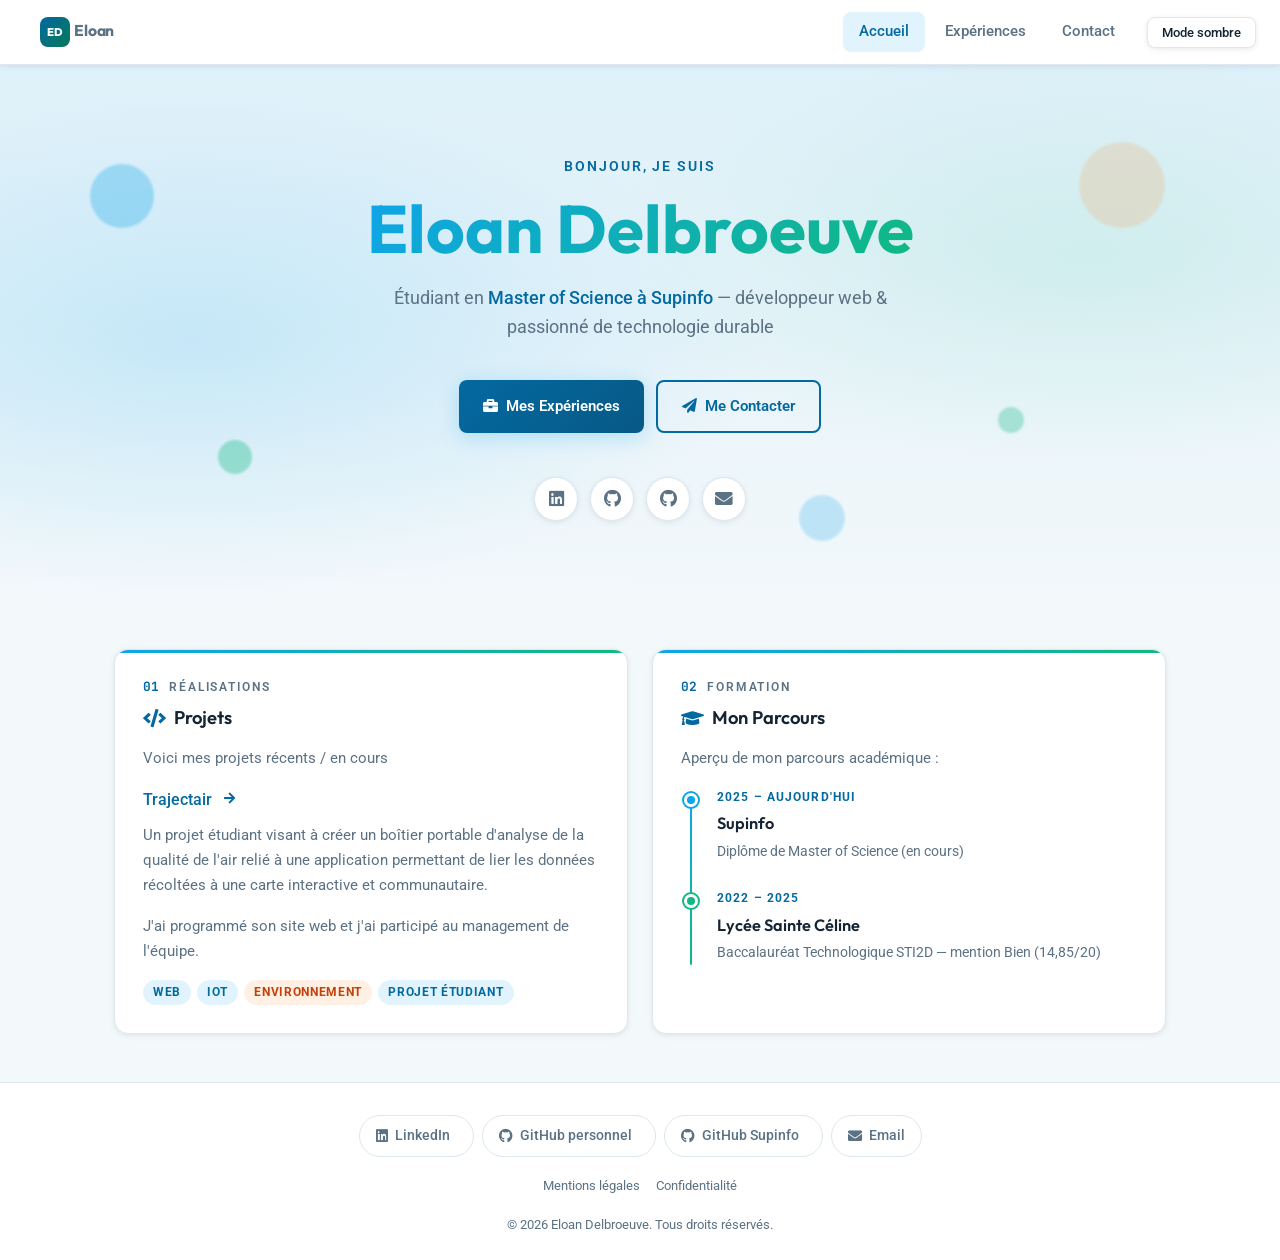
<file: index.html>
<!DOCTYPE html>
<html lang="fr">
<head>
    <meta charset="UTF-8">
    <meta name="viewport" content="width=device-width, initial-scale=1.0">
    <meta name="description" content="Portfolio d'Eloan Delbroeuve — étudiant en Master of Science à Supinfo, développeur web et passionné de technologie.">
    <link rel="canonical" href="https://exemple-a-remplacer.fr/index.html">
    <link rel="icon" type="image/svg+xml" href="data:image/svg+xml,%3Csvg xmlns='http://www.w3.org/2000/svg' viewBox='0 0 48 48'%3E%3Cdefs%3E%3ClinearGradient id='g' x1='0' y1='0' x2='1' y2='1'%3E%3Cstop offset='0' stop-color='%230369a1'/%3E%3Cstop offset='1' stop-color='%23047857'/%3E%3C/linearGradient%3E%3C/defs%3E%3Crect width='48' height='48' rx='11' fill='url(%23g)'/%3E%3Ctext x='24' y='32' font-family='Arial,Helvetica,sans-serif' font-weight='800' font-size='19' fill='%23fff' text-anchor='middle'%3EED%3C/text%3E%3C/svg%3E">
    <meta property="og:type" content="website">
    <meta property="og:locale" content="fr_FR">
    <meta property="og:title" content="Eloan Delbroeuve — Portfolio">
    <meta property="og:description" content="Portfolio d'Eloan Delbroeuve — étudiant en Master of Science à Supinfo, développeur web et passionné de technologie.">
    <meta property="og:url" content="https://exemple-a-remplacer.fr/index.html">
    <meta property="og:image" content="https://exemple-a-remplacer.fr/assets/og-image.png">
    <meta property="og:image:width" content="1200">
    <meta property="og:image:height" content="630">
    <meta name="twitter:card" content="summary_large_image">
    <meta name="twitter:title" content="Eloan Delbroeuve — Portfolio">
    <meta name="twitter:description" content="Portfolio d'Eloan Delbroeuve — étudiant en Master of Science à Supinfo, développeur web et passionné de technologie.">
    <meta name="twitter:image" content="https://exemple-a-remplacer.fr/assets/og-image.png">
    <title>Eloan Delbroeuve — Portfolio</title>
    <link rel="stylesheet" href="css/style.css">
    <link rel="preconnect" href="https://fonts.googleapis.com">
    <link rel="preconnect" href="https://fonts.gstatic.com" crossorigin>
    <link rel="preconnect" href="https://cdnjs.cloudflare.com">
    <link href="https://fonts.googleapis.com/css2?family=Outfit:wght@500;600;700;800&family=Roboto:wght@400;500;700&family=JetBrains+Mono:wght@500;700&display=swap" rel="stylesheet">
    <link rel="stylesheet" href="https://cdnjs.cloudflare.com/ajax/libs/font-awesome/5.15.4/css/all.min.css" crossorigin="anonymous" referrerpolicy="no-referrer">
    <script type="application/ld+json">
    {
        "@context": "https://schema.org",
        "@type": "Person",
        "name": "Eloan Delbroeuve",
        "url": "https://exemple-a-remplacer.fr/index.html",
        "jobTitle": "Étudiant en Master of Science",
        "email": "mailto:eloandb@icloud.com",
        "alumniOf": {
            "@type": "CollegeOrUniversity",
            "name": "Supinfo"
        },
        "sameAs": [
            "https://www.linkedin.com/in/eloan-delbroeuve/",
            "https://github.com/N4ole",
            "https://github.com/Eloan-Supinfo"
        ]
    }
    </script>
</head>
<body>

    <a href="#main" class="skip-link">Aller au contenu principal</a>

    <nav class="navbar">
        <a href="index.html" class="nav-brand">
            <span class="nav-brand-mark" aria-hidden="true">ED</span>
            <span class="nav-brand-name">Eloan</span>
        </a>
        <ul>
            <li><a href="index.html" class="active" aria-current="page">Accueil</a></li>
            <li><a href="html/experience.html">Expériences</a></li>
            <li><a href="html/form.html">Contact</a></li>
        </ul>
        <button class="theme" type="button" aria-pressed="false">Mode sombre</button>
    </nav>

    <main id="main">
        <section class="hero">
            <span class="hero-bubble b1" aria-hidden="true"></span>
            <span class="hero-bubble b2" aria-hidden="true"></span>
            <span class="hero-bubble b3" aria-hidden="true"></span>
            <span class="hero-bubble b4" aria-hidden="true"></span>
            <span class="hero-bubble b5" aria-hidden="true"></span>
            <div class="hero-content reveal">
                <p class="hero-greeting">Bonjour, je suis</p>
                <h1 class="hero-name">Eloan Delbroeuve</h1>
                <p class="hero-sub">
                    Étudiant en <a href="https://www.supinfo.com/" target="_blank" rel="noopener noreferrer">Master of Science à Supinfo<span class="sr-only"> (nouvel onglet)</span></a>
                    — développeur web &amp; passionné de technologie durable
                </p>
                <div class="hero-actions">
                    <a href="html/experience.html" class="btn btn-primary">
                        <i class="fas fa-briefcase" aria-hidden="true"></i> Mes Expériences
                    </a>
                    <a href="html/form.html" class="btn btn-outline">
                        <i class="fas fa-paper-plane" aria-hidden="true"></i> Me Contacter
                    </a>
                </div>
            </div>
            <div class="hero-social reveal reveal-delay-2">
                <a href="https://www.linkedin.com/in/eloan-delbroeuve/" target="_blank" rel="noopener noreferrer" aria-label="LinkedIn (nouvel onglet)">
                    <i class="fab fa-linkedin" aria-hidden="true"></i>
                </a>
                <a href="https://github.com/N4ole" target="_blank" rel="noopener noreferrer" aria-label="GitHub personnel (nouvel onglet)">
                    <i class="fab fa-github" aria-hidden="true"></i>
                </a>
                <a href="https://github.com/Eloan-Supinfo" target="_blank" rel="noopener noreferrer" aria-label="GitHub Supinfo (nouvel onglet)">
                    <i class="fab fa-github" aria-hidden="true"></i>
                </a>
                <a href="mailto:eloandb@icloud.com" aria-label="Email">
                    <i class="fas fa-envelope" aria-hidden="true"></i>
                </a>
            </div>
            <div class="hero-wave" aria-hidden="true">
                <svg viewBox="0 0 1440 80" preserveAspectRatio="none" xmlns="http://www.w3.org/2000/svg">
                    <path d="M0,40 C240,90 480,0 720,30 C960,60 1200,10 1440,40 L1440,80 L0,80 Z"></path>
                </svg>
            </div>
        </section>

        <div class="index-section-container">
            <section class="index-section reveal reveal-delay-1">
                <div class="section-eyebrow">
                    <span class="section-eyebrow-num">01</span>
                    <span class="section-eyebrow-label">Réalisations</span>
                </div>
                <h2 class="titre_2">
                    <i class="fas fa-code" style="color:var(--link)" aria-hidden="true"></i>
                    Projets
                </h2>
                <p>Voici mes projets récents / en cours</p>

                <a href="https://www.trajectair.com" target="_blank" rel="noopener noreferrer" class="project-link">
                    Trajectair<span class="sr-only"> (nouvel onglet)</span> <i class="fas fa-arrow-right" aria-hidden="true"></i>
                </a>
                <p class="project-desc">
                    Un projet étudiant visant à créer un boîtier portable d'analyse de la qualité de l'air relié à une application permettant de lier les données récoltées à une carte interactive et communautaire.
                </p>
                <p class="project-desc">
                    J'ai programmé son site web et j'ai participé au management de l'équipe.
                </p>
                <div class="project-tags">
                    <span class="project-tag">Web</span>
                    <span class="project-tag">IoT</span>
                    <span class="project-tag accent">Environnement</span>
                    <span class="project-tag">Projet étudiant</span>
                </div>
            </section>

            <section class="index-section reveal reveal-delay-2">
                <div class="section-eyebrow">
                    <span class="section-eyebrow-num">02</span>
                    <span class="section-eyebrow-label">Formation</span>
                </div>
                <h2 class="titre_2">
                    <i class="fas fa-graduation-cap" style="color:var(--link)" aria-hidden="true"></i>
                    Mon Parcours
                </h2>
                <p>Aperçu de mon parcours académique :</p>
                <ul class="timeline">
                    <li>
                        <div class="timeline-period">2025 – Aujourd'hui</div>
                        <div class="timeline-title">
                            <a href="https://www.supinfo.com/" target="_blank" rel="noopener noreferrer">Supinfo<span class="sr-only"> (nouvel onglet)</span></a>
                        </div>
                        <div class="timeline-desc">Diplôme de Master of Science (en cours)</div>
                    </li>
                    <li>
                        <div class="timeline-period">2022 – 2025</div>
                        <div class="timeline-title">
                            <a href="https://www.sainte-celine.org/" target="_blank" rel="noopener noreferrer">Lycée Sainte Céline<span class="sr-only"> (nouvel onglet)</span></a>
                        </div>
                        <div class="timeline-desc">
                            Baccalauréat Technologique STI2D — mention Bien (14,85/20)
                        </div>
                    </li>
                </ul>
            </section>
        </div>
    </main>

    <footer>
        <div class="footer-inner">
            <div class="footer-links">
                <a href="https://www.linkedin.com/in/eloan-delbroeuve/" target="_blank" rel="noopener noreferrer">
                    <i class="fab fa-linkedin" aria-hidden="true"></i> LinkedIn<span class="sr-only"> (nouvel onglet)</span>
                </a>
                <a href="https://github.com/N4ole" target="_blank" rel="noopener noreferrer">
                    <i class="fab fa-github" aria-hidden="true"></i> GitHub personnel<span class="sr-only"> (nouvel onglet)</span>
                </a>
                <a href="https://github.com/Eloan-Supinfo" target="_blank" rel="noopener noreferrer">
                    <i class="fab fa-github" aria-hidden="true"></i> GitHub Supinfo<span class="sr-only"> (nouvel onglet)</span>
                </a>
                <a href="mailto:eloandb@icloud.com">
                    <i class="fas fa-envelope" aria-hidden="true"></i> Email
                </a>
            </div>
            <div class="footer-legal">
                <a href="html/mentions-legales.html">Mentions légales</a>
                <a href="html/confidentialite.html">Confidentialité</a>
            </div>
            <p class="footer-copy">&copy; 2026 Eloan Delbroeuve. Tous droits réservés.</p>
        </div>
    </footer>

    <script src="js/script.js"></script>
</body>
</html>
</file>
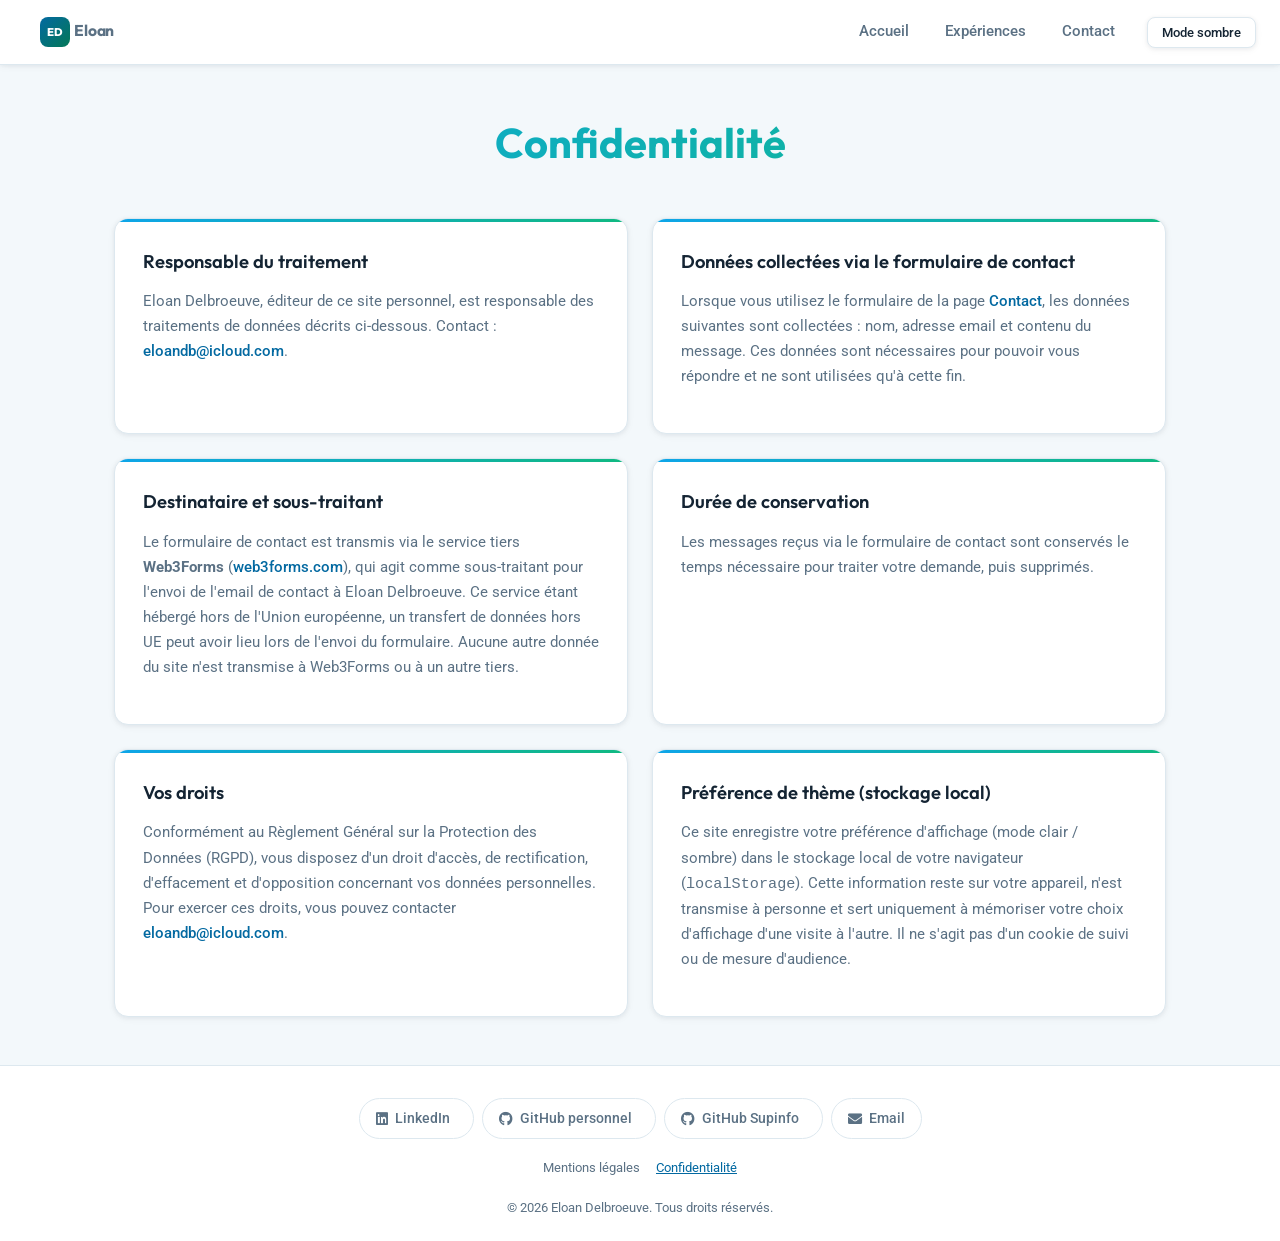
<file: html/confidentialite.html>
<!DOCTYPE html>
<html lang="fr">
<head>
    <meta charset="UTF-8">
    <meta name="viewport" content="width=device-width, initial-scale=1.0">
    <meta name="description" content="Politique de confidentialité du portfolio d'Eloan Delbroeuve : données collectées via le formulaire de contact, sous-traitant Web3Forms et droits RGPD.">
    <link rel="canonical" href="https://exemple-a-remplacer.fr/html/confidentialite.html">
    <link rel="icon" type="image/svg+xml" href="data:image/svg+xml,%3Csvg xmlns='http://www.w3.org/2000/svg' viewBox='0 0 48 48'%3E%3Cdefs%3E%3ClinearGradient id='g' x1='0' y1='0' x2='1' y2='1'%3E%3Cstop offset='0' stop-color='%230369a1'/%3E%3Cstop offset='1' stop-color='%23047857'/%3E%3C/linearGradient%3E%3C/defs%3E%3Crect width='48' height='48' rx='11' fill='url(%23g)'/%3E%3Ctext x='24' y='32' font-family='Arial,Helvetica,sans-serif' font-weight='800' font-size='19' fill='%23fff' text-anchor='middle'%3EED%3C/text%3E%3C/svg%3E">
    <meta property="og:type" content="website">
    <meta property="og:locale" content="fr_FR">
    <meta property="og:title" content="Confidentialité — Eloan Delbroeuve">
    <meta property="og:description" content="Politique de confidentialité du portfolio d'Eloan Delbroeuve : données collectées via le formulaire de contact, sous-traitant Web3Forms et droits RGPD.">
    <meta property="og:url" content="https://exemple-a-remplacer.fr/html/confidentialite.html">
    <meta property="og:image" content="https://exemple-a-remplacer.fr/assets/og-image.png">
    <meta property="og:image:width" content="1200">
    <meta property="og:image:height" content="630">
    <meta name="twitter:card" content="summary_large_image">
    <meta name="twitter:title" content="Confidentialité — Eloan Delbroeuve">
    <meta name="twitter:description" content="Politique de confidentialité du portfolio d'Eloan Delbroeuve : données collectées via le formulaire de contact, sous-traitant Web3Forms et droits RGPD.">
    <meta name="twitter:image" content="https://exemple-a-remplacer.fr/assets/og-image.png">
    <title>Confidentialité — Portfolio</title>
    <link rel="stylesheet" href="../css/style.css">
    <link rel="preconnect" href="https://fonts.googleapis.com">
    <link rel="preconnect" href="https://fonts.gstatic.com" crossorigin>
    <link rel="preconnect" href="https://cdnjs.cloudflare.com">
    <link href="https://fonts.googleapis.com/css2?family=Outfit:wght@500;600;700;800&family=Roboto:wght@400;500;700&family=JetBrains+Mono:wght@500;700&display=swap" rel="stylesheet">
    <link rel="stylesheet" href="https://cdnjs.cloudflare.com/ajax/libs/font-awesome/5.15.4/css/all.min.css" crossorigin="anonymous" referrerpolicy="no-referrer">
</head>
<body>

    <a href="#main" class="skip-link">Aller au contenu principal</a>

    <nav class="navbar">
        <a href="../index.html" class="nav-brand">
            <span class="nav-brand-mark" aria-hidden="true">ED</span>
            <span class="nav-brand-name">Eloan</span>
        </a>
        <ul>
            <li><a href="../index.html">Accueil</a></li>
            <li><a href="experience.html">Expériences</a></li>
            <li><a href="form.html">Contact</a></li>
        </ul>
        <button class="theme" type="button" aria-pressed="false">Mode sombre</button>
    </nav>

    <main id="main">
        <h1 class="titre_1">Confidentialité</h1>

        <div class="index-section-container">
            <section class="index-section reveal reveal-delay-1">
                <h2 class="titre_2">Responsable du traitement</h2>
                <p>
                    Eloan Delbroeuve, éditeur de ce site personnel, est responsable des traitements de données
                    décrits ci-dessous. Contact : <a href="mailto:eloandb@icloud.com">eloandb@icloud.com</a>.
                </p>
            </section>

            <section class="index-section reveal reveal-delay-2">
                <h2 class="titre_2">Données collectées via le formulaire de contact</h2>
                <p>
                    Lorsque vous utilisez le formulaire de la page <a href="form.html">Contact</a>, les données
                    suivantes sont collectées : nom, adresse email et contenu du message. Ces données sont
                    nécessaires pour pouvoir vous répondre et ne sont utilisées qu'à cette fin.
                </p>
            </section>

            <section class="index-section reveal reveal-delay-1">
                <h2 class="titre_2">Destinataire et sous-traitant</h2>
                <p>
                    Le formulaire de contact est transmis via le service tiers <strong>Web3Forms</strong>
                    (<a href="https://web3forms.com/" target="_blank" rel="noopener noreferrer">web3forms.com<span class="sr-only"> (nouvel onglet)</span></a>),
                    qui agit comme sous-traitant pour l'envoi de l'email de contact à Eloan Delbroeuve. Ce service
                    étant hébergé hors de l'Union européenne, un transfert de données hors UE peut avoir lieu lors
                    de l'envoi du formulaire. Aucune autre donnée du site n'est transmise à Web3Forms ou à un autre
                    tiers.
                </p>
            </section>

            <section class="index-section reveal reveal-delay-2">
                <h2 class="titre_2">Durée de conservation</h2>
                <p>
                    Les messages reçus via le formulaire de contact sont conservés le temps nécessaire pour traiter
                    votre demande, puis supprimés.
                </p>
            </section>

            <section class="index-section reveal reveal-delay-1">
                <h2 class="titre_2">Vos droits</h2>
                <p>
                    Conformément au Règlement Général sur la Protection des Données (RGPD), vous disposez d'un
                    droit d'accès, de rectification, d'effacement et d'opposition concernant vos données
                    personnelles. Pour exercer ces droits, vous pouvez contacter
                    <a href="mailto:eloandb@icloud.com">eloandb@icloud.com</a>.
                </p>
            </section>

            <section class="index-section reveal reveal-delay-2">
                <h2 class="titre_2">Préférence de thème (stockage local)</h2>
                <p>
                    Ce site enregistre votre préférence d'affichage (mode clair / sombre) dans le stockage local de
                    votre navigateur (<code>localStorage</code>). Cette information reste sur votre appareil, n'est
                    transmise à personne et sert uniquement à mémoriser votre choix d'affichage d'une visite à
                    l'autre. Il ne s'agit pas d'un cookie de suivi ou de mesure d'audience.
                </p>
            </section>
        </div>
    </main>

    <footer>
        <div class="footer-inner">
            <div class="footer-links">
                <a href="https://www.linkedin.com/in/eloan-delbroeuve/" target="_blank" rel="noopener noreferrer">
                    <i class="fab fa-linkedin" aria-hidden="true"></i> LinkedIn<span class="sr-only"> (nouvel onglet)</span>
                </a>
                <a href="https://github.com/N4ole" target="_blank" rel="noopener noreferrer">
                    <i class="fab fa-github" aria-hidden="true"></i> GitHub personnel<span class="sr-only"> (nouvel onglet)</span>
                </a>
                <a href="https://github.com/Eloan-Supinfo" target="_blank" rel="noopener noreferrer">
                    <i class="fab fa-github" aria-hidden="true"></i> GitHub Supinfo<span class="sr-only"> (nouvel onglet)</span>
                </a>
                <a href="mailto:eloandb@icloud.com">
                    <i class="fas fa-envelope" aria-hidden="true"></i> Email
                </a>
            </div>
            <div class="footer-legal">
                <a href="mentions-legales.html">Mentions légales</a>
                <a href="confidentialite.html" class="active" aria-current="page">Confidentialité</a>
            </div>
            <p class="footer-copy">&copy; 2026 Eloan Delbroeuve. Tous droits réservés.</p>
        </div>
    </footer>

    <script src="../js/script.js"></script>
</body>
</html>
</file>
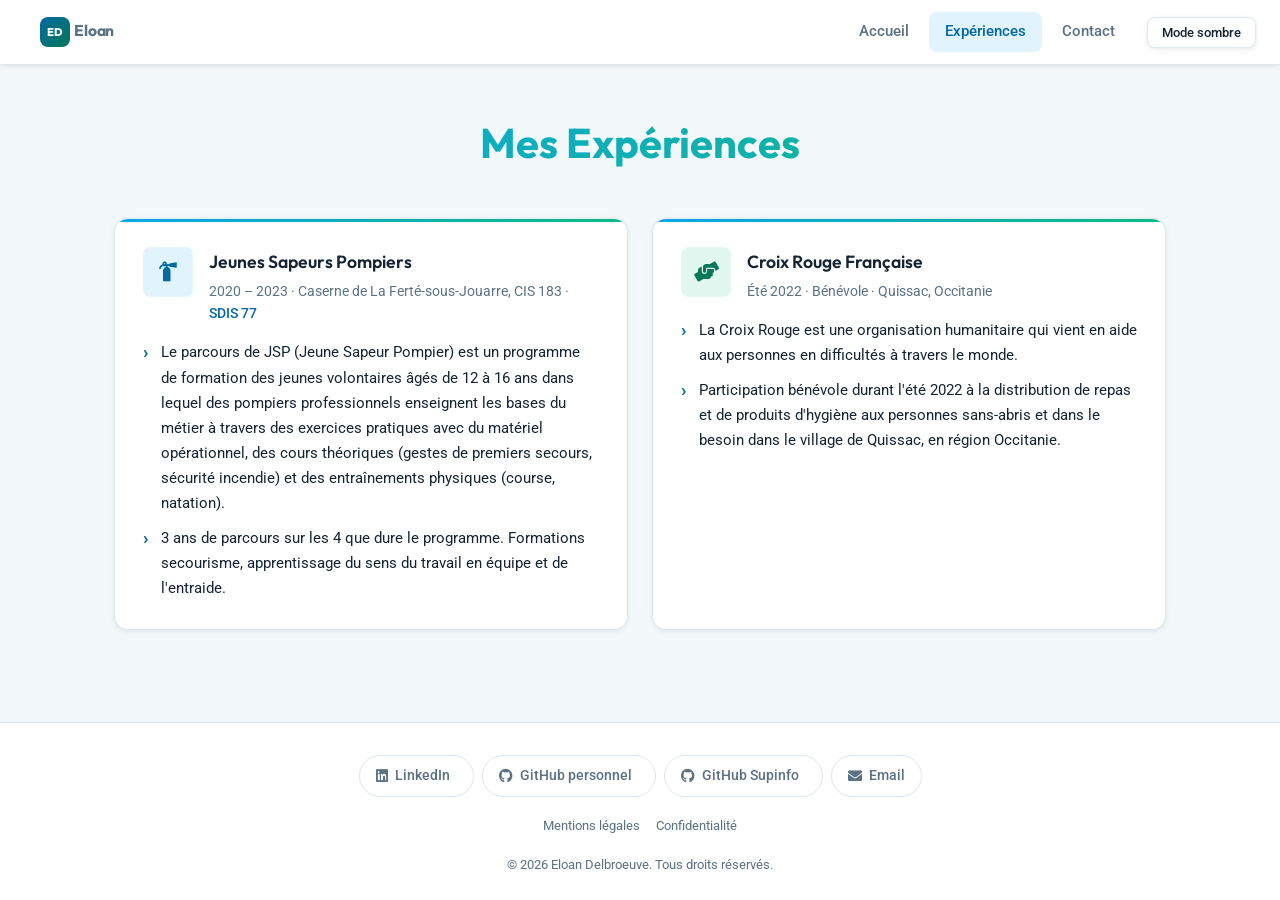
<file: html/experience.html>
<!DOCTYPE html>
<html lang="fr">
<head>
    <meta charset="UTF-8">
    <meta name="viewport" content="width=device-width, initial-scale=1.0">
    <meta name="description" content="Découvrez les expériences d'Eloan Delbroeuve : formation Jeune Sapeur Pompier (JSP) au CIS 183 et bénévolat pour la Croix Rouge Française à Quissac, Occitanie.">
    <link rel="canonical" href="https://exemple-a-remplacer.fr/html/experience.html">
    <link rel="icon" type="image/svg+xml" href="data:image/svg+xml,%3Csvg xmlns='http://www.w3.org/2000/svg' viewBox='0 0 48 48'%3E%3Cdefs%3E%3ClinearGradient id='g' x1='0' y1='0' x2='1' y2='1'%3E%3Cstop offset='0' stop-color='%230369a1'/%3E%3Cstop offset='1' stop-color='%23047857'/%3E%3C/linearGradient%3E%3C/defs%3E%3Crect width='48' height='48' rx='11' fill='url(%23g)'/%3E%3Ctext x='24' y='32' font-family='Arial,Helvetica,sans-serif' font-weight='800' font-size='19' fill='%23fff' text-anchor='middle'%3EED%3C/text%3E%3C/svg%3E">
    <meta property="og:type" content="website">
    <meta property="og:locale" content="fr_FR">
    <meta property="og:title" content="Expériences — Eloan Delbroeuve">
    <meta property="og:description" content="Découvrez les expériences d'Eloan Delbroeuve : formation Jeune Sapeur Pompier (JSP) au CIS 183 et bénévolat pour la Croix Rouge Française à Quissac, Occitanie.">
    <meta property="og:url" content="https://exemple-a-remplacer.fr/html/experience.html">
    <meta property="og:image" content="https://exemple-a-remplacer.fr/assets/og-image.png">
    <meta property="og:image:width" content="1200">
    <meta property="og:image:height" content="630">
    <meta name="twitter:card" content="summary_large_image">
    <meta name="twitter:title" content="Expériences — Eloan Delbroeuve">
    <meta name="twitter:description" content="Découvrez les expériences d'Eloan Delbroeuve : formation Jeune Sapeur Pompier (JSP) au CIS 183 et bénévolat pour la Croix Rouge Française à Quissac, Occitanie.">
    <meta name="twitter:image" content="https://exemple-a-remplacer.fr/assets/og-image.png">
    <title>Expériences — Portfolio</title>
    <link rel="stylesheet" href="../css/style.css">
    <link rel="preconnect" href="https://fonts.googleapis.com">
    <link rel="preconnect" href="https://fonts.gstatic.com" crossorigin>
    <link rel="preconnect" href="https://cdnjs.cloudflare.com">
    <link href="https://fonts.googleapis.com/css2?family=Outfit:wght@500;600;700;800&family=Roboto:wght@400;500;700&family=JetBrains+Mono:wght@500;700&display=swap" rel="stylesheet">
    <link rel="stylesheet" href="https://cdnjs.cloudflare.com/ajax/libs/font-awesome/5.15.4/css/all.min.css" crossorigin="anonymous" referrerpolicy="no-referrer">
    <script type="application/ld+json">
    {
        "@context": "https://schema.org",
        "@type": "Person",
        "name": "Eloan Delbroeuve",
        "url": "https://exemple-a-remplacer.fr/index.html",
        "jobTitle": "Étudiant en Master of Science",
        "email": "mailto:eloandb@icloud.com",
        "alumniOf": {
            "@type": "CollegeOrUniversity",
            "name": "Supinfo"
        },
        "sameAs": [
            "https://www.linkedin.com/in/eloan-delbroeuve/",
            "https://github.com/N4ole",
            "https://github.com/Eloan-Supinfo"
        ]
    }
    </script>
</head>
<body>

    <a href="#main" class="skip-link">Aller au contenu principal</a>

    <nav class="navbar">
        <a href="../index.html" class="nav-brand">
            <span class="nav-brand-mark" aria-hidden="true">ED</span>
            <span class="nav-brand-name">Eloan</span>
        </a>
        <ul>
            <li><a href="../index.html">Accueil</a></li>
            <li><a href="experience.html" class="active" aria-current="page">Expériences</a></li>
            <li><a href="form.html">Contact</a></li>
        </ul>
        <button class="theme" type="button" aria-pressed="false">Mode sombre</button>
    </nav>

    <main id="main">
        <h1 class="titre_1">Mes Expériences</h1>

        <div class="index-section-container">
            <section class="index-section reveal reveal-delay-1">
                <div class="exp-header">
                    <div class="exp-icon">
                        <i class="fas fa-fire-extinguisher" aria-hidden="true"></i>
                    </div>
                    <div class="exp-meta">
                        <h2 class="exp-org">Jeunes Sapeurs Pompiers</h2>
                        <p class="exp-period">
                            2020 – 2023 · Caserne de La Ferté-sous-Jouarre, CIS 183 ·
                            <a href="https://www.sdis77.fr/" target="_blank" rel="noopener noreferrer">SDIS 77<span class="sr-only"> (nouvel onglet)</span></a>
                        </p>
                    </div>
                </div>
                <div class="exp-body">
                    <ul>
                        <li>
                            Le parcours de JSP (Jeune Sapeur Pompier) est un programme de formation des jeunes volontaires âgés de 12 à 16 ans dans lequel des pompiers professionnels enseignent les bases du métier à travers des exercices pratiques avec du matériel opérationnel, des cours théoriques (gestes de premiers secours, sécurité incendie) et des entraînements physiques (course, natation).
                        </li>
                        <li>
                            3 ans de parcours sur les 4 que dure le programme. Formations secourisme, apprentissage du sens du travail en équipe et de l'entraide.
                        </li>
                    </ul>
                </div>
            </section>

            <section class="index-section reveal reveal-delay-2">
                <div class="exp-header">
                    <div class="exp-icon secondary">
                        <i class="fas fa-hands-helping" aria-hidden="true"></i>
                    </div>
                    <div class="exp-meta">
                        <h2 class="exp-org">Croix Rouge Française</h2>
                        <p class="exp-period">Été 2022 · Bénévole · Quissac, Occitanie</p>
                    </div>
                </div>
                <div class="exp-body">
                    <ul>
                        <li>
                            La Croix Rouge est une organisation humanitaire qui vient en aide aux personnes en difficultés à travers le monde.
                        </li>
                        <li>
                            Participation bénévole durant l'été 2022 à la distribution de repas et de produits d'hygiène aux personnes sans-abris et dans le besoin dans le village de Quissac, en région Occitanie.
                        </li>
                    </ul>
                </div>
            </section>
        </div>
    </main>

    <footer>
        <div class="footer-inner">
            <div class="footer-links">
                <a href="https://www.linkedin.com/in/eloan-delbroeuve/" target="_blank" rel="noopener noreferrer">
                    <i class="fab fa-linkedin" aria-hidden="true"></i> LinkedIn<span class="sr-only"> (nouvel onglet)</span>
                </a>
                <a href="https://github.com/N4ole" target="_blank" rel="noopener noreferrer">
                    <i class="fab fa-github" aria-hidden="true"></i> GitHub personnel<span class="sr-only"> (nouvel onglet)</span>
                </a>
                <a href="https://github.com/Eloan-Supinfo" target="_blank" rel="noopener noreferrer">
                    <i class="fab fa-github" aria-hidden="true"></i> GitHub Supinfo<span class="sr-only"> (nouvel onglet)</span>
                </a>
                <a href="mailto:eloandb@icloud.com">
                    <i class="fas fa-envelope" aria-hidden="true"></i> Email
                </a>
            </div>
            <div class="footer-legal">
                <a href="mentions-legales.html">Mentions légales</a>
                <a href="confidentialite.html">Confidentialité</a>
            </div>
            <p class="footer-copy">&copy; 2026 Eloan Delbroeuve. Tous droits réservés.</p>
        </div>
    </footer>

    <script src="../js/script.js"></script>
</body>
</html>
</file>
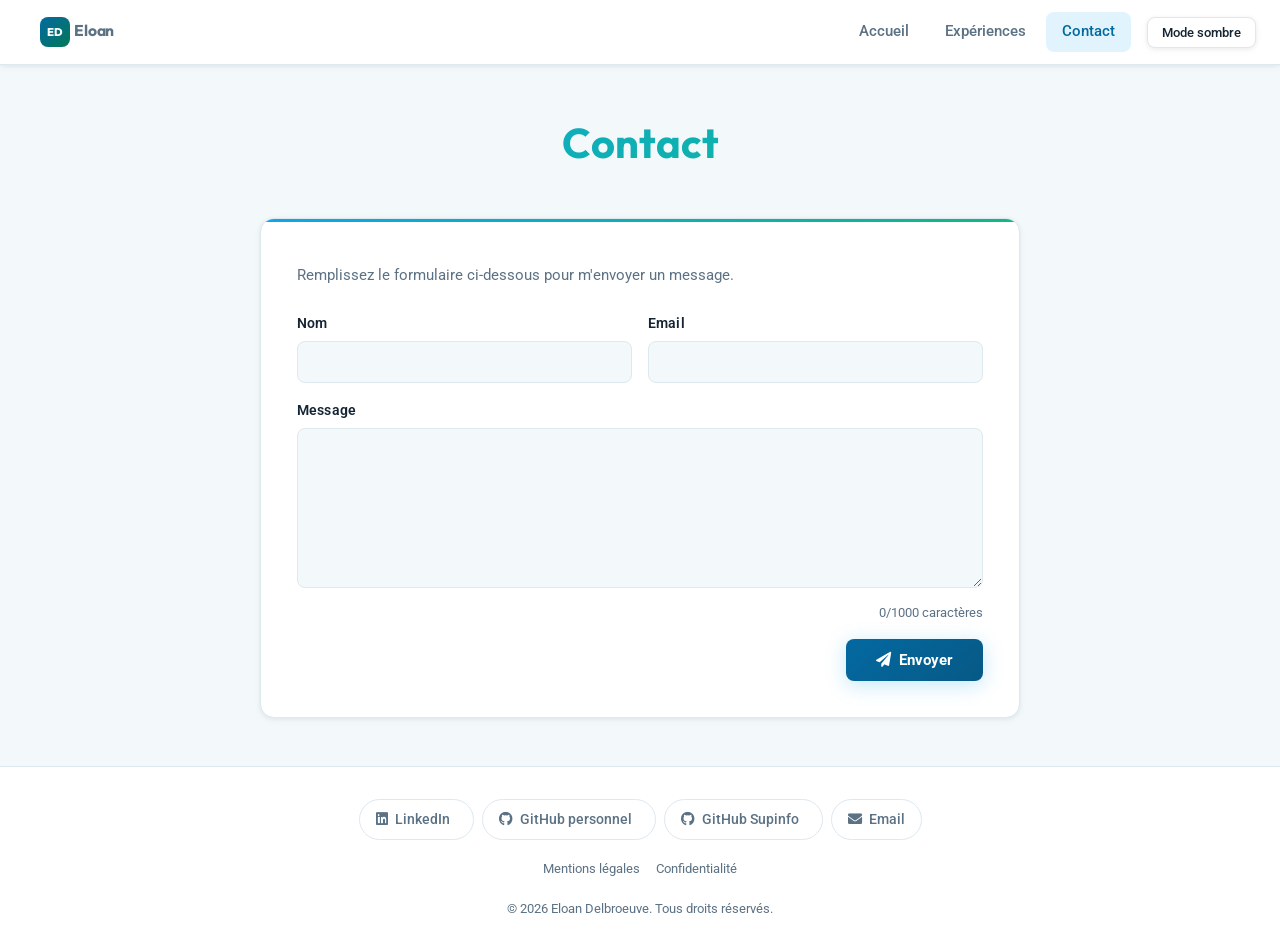
<file: html/form.html>
<!DOCTYPE html>
<html lang="fr">
<head>
    <meta charset="UTF-8">
    <meta name="viewport" content="width=device-width, initial-scale=1.0">
    <meta name="description" content="Contactez Eloan Delbroeuve, étudiant en Master of Science à Supinfo et développeur web, via le formulaire de contact de ce portfolio personnel.">
    <link rel="canonical" href="https://exemple-a-remplacer.fr/html/form.html">
    <link rel="icon" type="image/svg+xml" href="data:image/svg+xml,%3Csvg xmlns='http://www.w3.org/2000/svg' viewBox='0 0 48 48'%3E%3Cdefs%3E%3ClinearGradient id='g' x1='0' y1='0' x2='1' y2='1'%3E%3Cstop offset='0' stop-color='%230369a1'/%3E%3Cstop offset='1' stop-color='%23047857'/%3E%3C/linearGradient%3E%3C/defs%3E%3Crect width='48' height='48' rx='11' fill='url(%23g)'/%3E%3Ctext x='24' y='32' font-family='Arial,Helvetica,sans-serif' font-weight='800' font-size='19' fill='%23fff' text-anchor='middle'%3EED%3C/text%3E%3C/svg%3E">
    <meta property="og:type" content="website">
    <meta property="og:locale" content="fr_FR">
    <meta property="og:title" content="Contact — Eloan Delbroeuve">
    <meta property="og:description" content="Contactez Eloan Delbroeuve, étudiant en Master of Science à Supinfo et développeur web, via le formulaire de contact de ce portfolio personnel.">
    <meta property="og:url" content="https://exemple-a-remplacer.fr/html/form.html">
    <meta property="og:image" content="https://exemple-a-remplacer.fr/assets/og-image.png">
    <meta property="og:image:width" content="1200">
    <meta property="og:image:height" content="630">
    <meta name="twitter:card" content="summary_large_image">
    <meta name="twitter:title" content="Contact — Eloan Delbroeuve">
    <meta name="twitter:description" content="Contactez Eloan Delbroeuve, étudiant en Master of Science à Supinfo et développeur web, via le formulaire de contact de ce portfolio personnel.">
    <meta name="twitter:image" content="https://exemple-a-remplacer.fr/assets/og-image.png">
    <title>Contact — Portfolio</title>
    <link rel="stylesheet" href="../css/style.css">
    <link rel="preconnect" href="https://fonts.googleapis.com">
    <link rel="preconnect" href="https://fonts.gstatic.com" crossorigin>
    <link rel="preconnect" href="https://cdnjs.cloudflare.com">
    <link href="https://fonts.googleapis.com/css2?family=Outfit:wght@500;600;700;800&family=Roboto:wght@400;500;700&family=JetBrains+Mono:wght@500;700&display=swap" rel="stylesheet">
    <link rel="stylesheet" href="https://cdnjs.cloudflare.com/ajax/libs/font-awesome/5.15.4/css/all.min.css" crossorigin="anonymous" referrerpolicy="no-referrer">
    <script type="application/ld+json">
    {
        "@context": "https://schema.org",
        "@type": "Person",
        "name": "Eloan Delbroeuve",
        "url": "https://exemple-a-remplacer.fr/index.html",
        "jobTitle": "Étudiant en Master of Science",
        "email": "mailto:eloandb@icloud.com",
        "alumniOf": {
            "@type": "CollegeOrUniversity",
            "name": "Supinfo"
        },
        "sameAs": [
            "https://www.linkedin.com/in/eloan-delbroeuve/",
            "https://github.com/N4ole",
            "https://github.com/Eloan-Supinfo"
        ]
    }
    </script>
</head>
<body>

    <a href="#main" class="skip-link">Aller au contenu principal</a>

    <nav class="navbar">
        <a href="../index.html" class="nav-brand">
            <span class="nav-brand-mark" aria-hidden="true">ED</span>
            <span class="nav-brand-name">Eloan</span>
        </a>
        <ul>
            <li><a href="../index.html">Accueil</a></li>
            <li><a href="experience.html">Expériences</a></li>
            <li><a href="form.html" class="active" aria-current="page">Contact</a></li>
        </ul>
        <button class="theme" type="button" aria-pressed="false">Mode sombre</button>
    </nav>

    <h1 class="titre_1">Contact</h1>

    <main id="main" class="contact-wrapper reveal">
        <section class="contact-card">
            <p class="contact-description">Remplissez le formulaire ci-dessous pour m'envoyer un message.</p>
            <div id="contact-status" class="contact-status" role="alert" aria-live="assertive" hidden></div>

            <form id="contact-form" class="contact-form" action="https://api.web3forms.com/submit" method="POST">
                <input type="hidden" name="access_key" value="fed97b4e-ac6f-42e2-b1a7-8854365c6805">

                <input type="checkbox" name="botcheck" class="honeypot-field" tabindex="-1" autocomplete="off" aria-hidden="true">

                <div class="contact-form-row">
                    <div>
                        <label for="name">Nom</label>
                        <input id="name" type="text" name="name" maxlength="100" required>
                    </div>

                    <div>
                        <label for="email">Email</label>
                        <input id="email" type="email" name="email" maxlength="190" required>
                    </div>
                </div>

                <div>
                    <label for="message">Message</label>
                    <textarea id="message" name="message" maxlength="1000" required aria-describedby="message-counter"></textarea>
                    <p id="message-counter" class="char-counter" aria-live="polite"></p>
                </div>

                <div class="contact-form-actions">
                    <button class="contact-submit" type="submit">
                        <i class="fas fa-paper-plane" style="margin-right:8px" aria-hidden="true"></i>Envoyer
                    </button>
                </div>
            </form>
        </section>
    </main>

    <footer>
        <div class="footer-inner">
            <div class="footer-links">
                <a href="https://www.linkedin.com/in/eloan-delbroeuve/" target="_blank" rel="noopener noreferrer">
                    <i class="fab fa-linkedin" aria-hidden="true"></i> LinkedIn<span class="sr-only"> (nouvel onglet)</span>
                </a>
                <a href="https://github.com/N4ole" target="_blank" rel="noopener noreferrer">
                    <i class="fab fa-github" aria-hidden="true"></i> GitHub personnel<span class="sr-only"> (nouvel onglet)</span>
                </a>
                <a href="https://github.com/Eloan-Supinfo" target="_blank" rel="noopener noreferrer">
                    <i class="fab fa-github" aria-hidden="true"></i> GitHub Supinfo<span class="sr-only"> (nouvel onglet)</span>
                </a>
                <a href="mailto:eloandb@icloud.com">
                    <i class="fas fa-envelope" aria-hidden="true"></i> Email
                </a>
            </div>
            <div class="footer-legal">
                <a href="mentions-legales.html">Mentions légales</a>
                <a href="confidentialite.html">Confidentialité</a>
            </div>
            <p class="footer-copy">&copy; 2026 Eloan Delbroeuve. Tous droits réservés.</p>
        </div>
    </footer>

    <script src="../js/script.js"></script>
    <script>
        (function () {
            const form = document.getElementById("contact-form");
            const statusBox = document.getElementById("contact-status");
            if (!form || !statusBox) return;

            function showStatus(kind, text) {
                statusBox.hidden = false;
                statusBox.classList.remove("success", "error");
                statusBox.classList.add(kind);
                statusBox.textContent = text;
            }

            form.addEventListener("submit", async function (event) {
                event.preventDefault();
                const submitBtn = form.querySelector(".contact-submit");
                if (submitBtn) submitBtn.disabled = true;

                try {
                    const response = await fetch(form.action, {
                        method: "POST",
                        body: new FormData(form),
                        headers: { Accept: "application/json" }
                    });
                    const result = await response.json();

                    if (response.ok && result.success) {
                        showStatus("success", "Message envoyé avec succès. Merci pour votre contact.");
                        form.reset();
                        const messageField = form.querySelector("#message");
                        if (messageField) messageField.dispatchEvent(new Event("input"));
                    } else {
                        showStatus("error", result.message || "Une erreur est survenue. Merci de réessayer.");
                    }
                } catch (err) {
                    showStatus("error", "Impossible d'envoyer le message pour le moment. Vérifiez votre connexion et réessayez.");
                } finally {
                    if (submitBtn) submitBtn.disabled = false;
                }
            });
        })();
    </script>
</body>
</html>
</file>
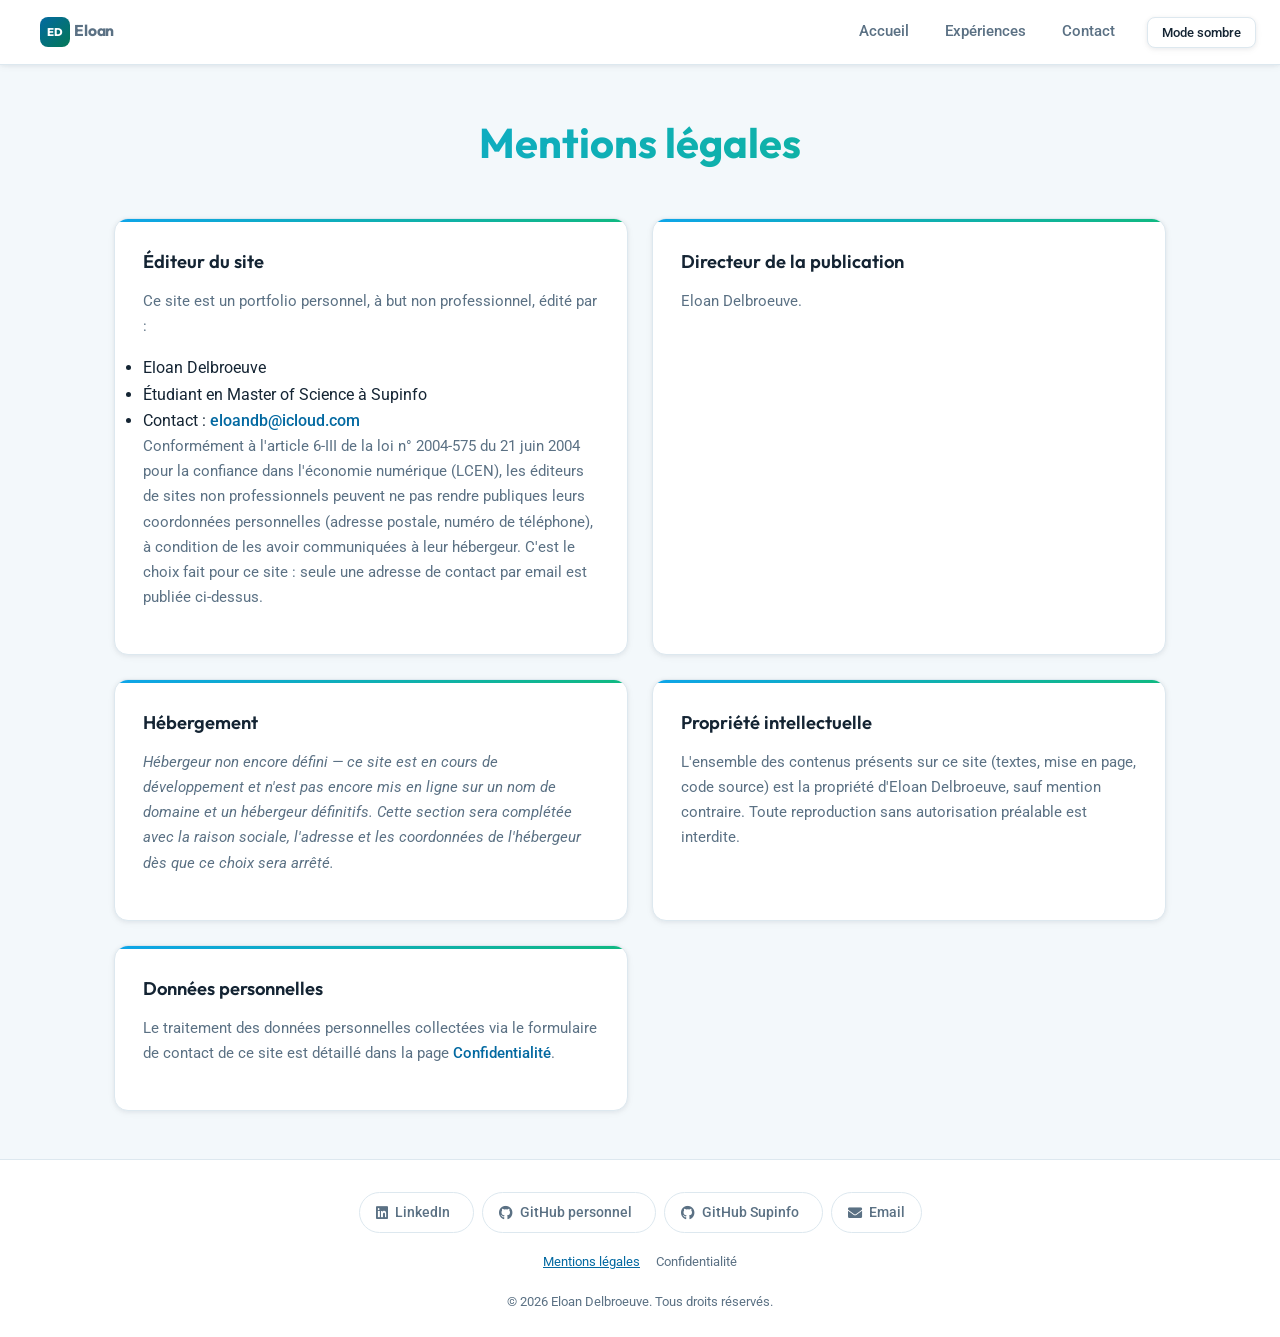
<file: html/mentions-legales.html>
<!DOCTYPE html>
<html lang="fr">
<head>
    <meta charset="UTF-8">
    <meta name="viewport" content="width=device-width, initial-scale=1.0">
    <meta name="description" content="Mentions légales du portfolio personnel d'Eloan Delbroeuve : identification de l'éditeur, hébergement, propriété intellectuelle et informations légales (LCEN).">
    <link rel="canonical" href="https://exemple-a-remplacer.fr/html/mentions-legales.html">
    <link rel="icon" type="image/svg+xml" href="data:image/svg+xml,%3Csvg xmlns='http://www.w3.org/2000/svg' viewBox='0 0 48 48'%3E%3Cdefs%3E%3ClinearGradient id='g' x1='0' y1='0' x2='1' y2='1'%3E%3Cstop offset='0' stop-color='%230369a1'/%3E%3Cstop offset='1' stop-color='%23047857'/%3E%3C/linearGradient%3E%3C/defs%3E%3Crect width='48' height='48' rx='11' fill='url(%23g)'/%3E%3Ctext x='24' y='32' font-family='Arial,Helvetica,sans-serif' font-weight='800' font-size='19' fill='%23fff' text-anchor='middle'%3EED%3C/text%3E%3C/svg%3E">
    <meta property="og:type" content="website">
    <meta property="og:locale" content="fr_FR">
    <meta property="og:title" content="Mentions légales — Eloan Delbroeuve">
    <meta property="og:description" content="Mentions légales du portfolio personnel d'Eloan Delbroeuve : identification de l'éditeur, hébergement, propriété intellectuelle et informations légales (LCEN).">
    <meta property="og:url" content="https://exemple-a-remplacer.fr/html/mentions-legales.html">
    <meta property="og:image" content="https://exemple-a-remplacer.fr/assets/og-image.png">
    <meta property="og:image:width" content="1200">
    <meta property="og:image:height" content="630">
    <meta name="twitter:card" content="summary_large_image">
    <meta name="twitter:title" content="Mentions légales — Eloan Delbroeuve">
    <meta name="twitter:description" content="Mentions légales du portfolio personnel d'Eloan Delbroeuve : identification de l'éditeur, hébergement, propriété intellectuelle et informations légales (LCEN).">
    <meta name="twitter:image" content="https://exemple-a-remplacer.fr/assets/og-image.png">
    <title>Mentions légales — Portfolio</title>
    <link rel="stylesheet" href="../css/style.css">
    <link rel="preconnect" href="https://fonts.googleapis.com">
    <link rel="preconnect" href="https://fonts.gstatic.com" crossorigin>
    <link rel="preconnect" href="https://cdnjs.cloudflare.com">
    <link href="https://fonts.googleapis.com/css2?family=Outfit:wght@500;600;700;800&family=Roboto:wght@400;500;700&family=JetBrains+Mono:wght@500;700&display=swap" rel="stylesheet">
    <link rel="stylesheet" href="https://cdnjs.cloudflare.com/ajax/libs/font-awesome/5.15.4/css/all.min.css" crossorigin="anonymous" referrerpolicy="no-referrer">
</head>
<body>

    <a href="#main" class="skip-link">Aller au contenu principal</a>

    <nav class="navbar">
        <a href="../index.html" class="nav-brand">
            <span class="nav-brand-mark" aria-hidden="true">ED</span>
            <span class="nav-brand-name">Eloan</span>
        </a>
        <ul>
            <li><a href="../index.html">Accueil</a></li>
            <li><a href="experience.html">Expériences</a></li>
            <li><a href="form.html">Contact</a></li>
        </ul>
        <button class="theme" type="button" aria-pressed="false">Mode sombre</button>
    </nav>

    <main id="main">
        <h1 class="titre_1">Mentions légales</h1>

        <div class="index-section-container">
            <section class="index-section reveal reveal-delay-1">
                <h2 class="titre_2">Éditeur du site</h2>
                <p>
                    Ce site est un portfolio personnel, à but non professionnel, édité par :
                </p>
                <ul>
                    <li>Eloan Delbroeuve</li>
                    <li>Étudiant en Master of Science à Supinfo</li>
                    <li>Contact : <a href="mailto:eloandb@icloud.com">eloandb@icloud.com</a></li>
                </ul>
                <p>
                    Conformément à l'article 6-III de la loi n° 2004-575 du 21 juin 2004 pour la confiance dans
                    l'économie numérique (LCEN), les éditeurs de sites non professionnels peuvent ne pas rendre
                    publiques leurs coordonnées personnelles (adresse postale, numéro de téléphone), à condition de
                    les avoir communiquées à leur hébergeur. C'est le choix fait pour ce site : seule une adresse de
                    contact par email est publiée ci-dessus.
                </p>
            </section>

            <section class="index-section reveal reveal-delay-2">
                <h2 class="titre_2">Directeur de la publication</h2>
                <p>Eloan Delbroeuve.</p>
            </section>

            <section class="index-section reveal reveal-delay-1">
                <h2 class="titre_2">Hébergement</h2>
                <p>
                    <em>Hébergeur non encore défini — ce site est en cours de développement et n'est pas encore mis
                    en ligne sur un nom de domaine et un hébergeur définitifs. Cette section sera complétée avec la
                    raison sociale, l'adresse et les coordonnées de l'hébergeur dès que ce choix sera arrêté.</em>
                </p>
            </section>

            <section class="index-section reveal reveal-delay-2">
                <h2 class="titre_2">Propriété intellectuelle</h2>
                <p>
                    L'ensemble des contenus présents sur ce site (textes, mise en page, code source) est la
                    propriété d'Eloan Delbroeuve, sauf mention contraire. Toute reproduction sans autorisation
                    préalable est interdite.
                </p>
            </section>

            <section class="index-section reveal reveal-delay-1">
                <h2 class="titre_2">Données personnelles</h2>
                <p>
                    Le traitement des données personnelles collectées via le formulaire de contact de ce site est
                    détaillé dans la page <a href="confidentialite.html">Confidentialité</a>.
                </p>
            </section>
        </div>
    </main>

    <footer>
        <div class="footer-inner">
            <div class="footer-links">
                <a href="https://www.linkedin.com/in/eloan-delbroeuve/" target="_blank" rel="noopener noreferrer">
                    <i class="fab fa-linkedin" aria-hidden="true"></i> LinkedIn<span class="sr-only"> (nouvel onglet)</span>
                </a>
                <a href="https://github.com/N4ole" target="_blank" rel="noopener noreferrer">
                    <i class="fab fa-github" aria-hidden="true"></i> GitHub personnel<span class="sr-only"> (nouvel onglet)</span>
                </a>
                <a href="https://github.com/Eloan-Supinfo" target="_blank" rel="noopener noreferrer">
                    <i class="fab fa-github" aria-hidden="true"></i> GitHub Supinfo<span class="sr-only"> (nouvel onglet)</span>
                </a>
                <a href="mailto:eloandb@icloud.com">
                    <i class="fas fa-envelope" aria-hidden="true"></i> Email
                </a>
            </div>
            <div class="footer-legal">
                <a href="mentions-legales.html" class="active" aria-current="page">Mentions légales</a>
                <a href="confidentialite.html">Confidentialité</a>
            </div>
            <p class="footer-copy">&copy; 2026 Eloan Delbroeuve. Tous droits réservés.</p>
        </div>
    </footer>

    <script src="../js/script.js"></script>
</body>
</html>
</file>
<file: css/style.css>
/* === VARIABLES ===
   Identité "air & ciel" : bleu ciel (qualité de l'air), vert feuille (nature),
   orange coucher de soleil (accent chaleureux), bleu nuit profond en sombre. */
:root {
    --primary:         #0ea5e9;  /* ciel */
    --primary-dark:    #0284c7;
    --primary-light:   rgba(14, 165, 233, 0.12);
    --secondary:       #10b981; /* feuille */
    --secondary-light: rgba(16, 185, 129, 0.12);
    --accent:          #fb923c; /* coucher de soleil, usage décoratif */
    --accent-light:    rgba(251, 146, 60, 0.14);
    --error:           #ef4444;
    --error-light:     rgba(239, 68, 68, 0.1);
    --text:            #142433;
    --text-muted:      #5b7184;
    --bg:              #f3f8fb;
    --surface:         #ffffff;
    --surface-2:       #eef5fa;
    --border:          #dde8ef;
    /* Variantes assombries pour le texte/icônes colorés (liens, badges, tags) :
       --primary/--secondary/--accent/--error sont trop clairs pour atteindre
       le ratio WCAG AA (4.5:1) en texte sur fond clair. */
    --link:               #0369a1;
    --secondary-strong:   #047857;
    --accent-strong:      #c2410c;
    --error-strong:       #b91c1c;
    /* Fonds pleins/dégradés sous texte ou icônes blancs (boutons, badges) */
    --primary-contrast:      #0369a1;
    --primary-contrast-dark: #075985;
    --secondary-contrast:    #047857;
    --shadow-sm:       0 1px 4px rgba(20,36,51,0.06), 0 2px 8px rgba(20,36,51,0.04);
    --shadow-md:       0 6px 18px rgba(20,36,51,0.10), 0 2px 6px rgba(20,36,51,0.05);
    --shadow-lg:       0 18px 50px rgba(20,36,51,0.14);
    --shadow-primary:  0 4px 20px rgba(14, 165, 233, 0.25);
    --font:            'Roboto', system-ui, Arial, sans-serif;
    --font-display:    'Outfit', var(--font);
    --font-mono:       'JetBrains Mono', monospace;
    --radius-sm:       8px;
    --radius:          14px;
    --ease:            cubic-bezier(0.4, 0, 0.2, 1);
    --transition:      0.3s var(--ease);
}

[data-theme="dark"] {
    --primary:         #38bdf8;
    --primary-dark:    #0ea5e9;
    --primary-light:   rgba(56, 189, 248, 0.16);
    --secondary:       #34d399;
    --secondary-light: rgba(52, 211, 153, 0.16);
    --accent:          #fdba74;
    --accent-light:    rgba(253, 186, 116, 0.16);
    --error:           #f87171;
    --error-light:     rgba(248, 113, 113, 0.12);
    --text:            #e6eef4;
    --text-muted:      #94a8b8;
    --bg:              #0a141f;
    --surface:         #11202e;
    --surface-2:       #0e1b27;
    --border:          #1f3344;
    --shadow-sm:       0 1px 4px rgba(0,0,0,0.5);
    --shadow-md:       0 8px 22px rgba(0,0,0,0.55);
    --shadow-lg:       0 22px 60px rgba(0,0,0,0.6);
    --shadow-primary:  0 4px 20px rgba(56, 189, 248, 0.2);
    /* En sombre, les couleurs vives passent déjà le ratio AA : pas besoin de les assombrir */
    --link:               var(--primary);
    --secondary-strong:   var(--secondary);
    --accent-strong:      var(--accent);
    --error-strong:       var(--error);
}

/* === RESET & BASE === */
*, *::before, *::after { box-sizing: border-box; margin: 0; padding: 0; }

html {
    font-family: var(--font);
    scroll-behavior: smooth;
}

body {
    min-height: 100vh;
    display: flex;
    flex-direction: column;
    background-color: var(--bg);
    color: var(--text);
    transition: background-color var(--transition), color var(--transition);
    line-height: 1.65;
}

/* === ACCESSIBILITÉ : utilitaires === */
.sr-only {
    position: absolute;
    width: 1px;
    height: 1px;
    padding: 0;
    margin: -1px;
    overflow: hidden;
    clip: rect(0, 0, 0, 0);
    white-space: nowrap;
    border: 0;
}

.skip-link {
    position: absolute;
    top: -100px;
    left: 16px;
    z-index: 1000;
    background: var(--surface);
    color: var(--text);
    border: 1px solid var(--border);
    border-radius: var(--radius-sm);
    padding: 10px 18px;
    font-weight: 600;
    font-size: 0.9rem;
    text-decoration: none;
    box-shadow: var(--shadow-md);
    transition: top var(--transition);
}

.skip-link:focus {
    top: 12px;
}

/* === NAVBAR === */
.navbar {
    position: sticky;
    top: 0;
    z-index: 100;
    display: flex;
    flex-wrap: wrap;
    align-items: center;
    justify-content: center;
    gap: 16px;
    background-color: var(--surface);
    border-bottom: 1px solid var(--border);
    padding: 10px 24px;
    backdrop-filter: blur(12px);
    box-shadow: var(--shadow-sm);
    transition: background-color var(--transition), border-color var(--transition);
}

.nav-brand {
    display: flex;
    align-items: center;
    gap: 9px;
    margin-right: auto;
    text-decoration: none;
    color: var(--text);
}

.nav-brand-mark {
    display: inline-flex;
    width: 30px;
    height: 30px;
    border-radius: 8px;
    background: linear-gradient(135deg, var(--primary-contrast), var(--secondary-contrast));
    align-items: center;
    justify-content: center;
    flex-shrink: 0;
    font-family: var(--font-display);
    font-weight: 800;
    font-size: 0.7rem;
    color: #fff;
}

.nav-brand-name {
    font-family: var(--font-display);
    font-weight: 700;
    font-size: 0.98rem;
    letter-spacing: -0.01em;
    white-space: nowrap;
}

.navbar ul {
    display: flex;
    flex-wrap: wrap;
    list-style: none;
    gap: 4px;
    align-items: center;
    justify-content: center;
    padding: 0;
    margin: 0;
}

.navbar a {
    color: var(--text-muted);
    text-decoration: none;
    font-weight: 500;
    font-size: 0.95rem;
    padding: 7px 16px;
    border-radius: var(--radius-sm);
    transition: color var(--transition), background-color var(--transition);
    white-space: nowrap;
    display: block;
}

.navbar a:hover,
.navbar a.active {
    color: var(--link);
    background-color: var(--primary-light);
}

/* === THEME TOGGLE === */
.theme {
    background-color: var(--surface);
    border: 1px solid var(--border);
    border-radius: var(--radius-sm);
    padding: 7px 14px;
    cursor: pointer;
    color: var(--text);
    font-size: 0.82rem;
    font-weight: 500;
    font-family: var(--font);
    white-space: nowrap;
    transition: background-color var(--transition), color var(--transition),
                border-color var(--transition), box-shadow var(--transition);
    box-shadow: var(--shadow-sm);
}

.theme:hover {
    background-color: var(--primary-light);
    color: var(--link);
    border-color: var(--link);
}

/* === HERO === */
.hero {
    position: relative;
    overflow: hidden;
    padding: 90px 24px 96px;
    text-align: center;
    display: flex;
    flex-direction: column;
    align-items: center;
    background: linear-gradient(180deg, color-mix(in srgb, var(--primary) 9%, var(--bg)) 0%, var(--bg) 100%);
}

.hero::before {
    content: '';
    position: absolute;
    inset: 0;
    background:
        radial-gradient(ellipse 65% 65% at 15% 50%, rgba(14,165,233,0.16) 0%, transparent 70%),
        radial-gradient(ellipse 55% 55% at 85% 35%, rgba(16,185,129,0.1) 0%, transparent 70%);
    pointer-events: none;
}

/* Bulles d'air flottantes : clin d'oeil au thème "qualité de l'air" */
.hero-bubble {
    position: absolute;
    border-radius: 50%;
    filter: blur(1px);
    pointer-events: none;
    animation: bubble-float ease-in-out infinite;
    z-index: 0;
}
.hero-bubble.b1 { width: 64px;  height: 64px; left: 7%;  top: 18%; background: var(--primary); opacity: 0.3;  animation-duration: 9s; }
.hero-bubble.b2 { width: 34px;  height: 34px; left: 17%; top: 68%; background: var(--secondary); opacity: 0.35; animation-duration: 7s; animation-delay: 1s; }
.hero-bubble.b3 { width: 86px;  height: 86px; right: 9%; top: 14%; background: var(--accent); opacity: 0.18; animation-duration: 11s; animation-delay: 0.5s; }
.hero-bubble.b4 { width: 26px;  height: 26px; right: 20%; top: 62%; background: var(--secondary); opacity: 0.3; animation-duration: 6.5s; animation-delay: 2s; }
.hero-bubble.b5 { width: 46px;  height: 46px; right: 34%; top: 78%; background: var(--primary); opacity: 0.22; animation-duration: 10s; animation-delay: 1.5s; }

@keyframes bubble-float {
    0%, 100% { transform: translateY(0) translateX(0); }
    50%      { transform: translateY(-22px) translateX(8px); }
}

@media (prefers-reduced-motion: reduce) {
    .hero-bubble { animation: none; }
    .reveal {
        transition: none;
        opacity: 1;
        transform: none;
    }
    * {
        animation-duration: 0.01ms !important;
        transition-duration: 0.01ms !important;
    }
}

/* Vague de transition entre le hero et le contenu */
.hero-wave {
    position: absolute;
    left: 0;
    right: 0;
    bottom: -1px;
    line-height: 0;
    z-index: 0;
}
.hero-wave svg { width: 100%; height: 56px; display: block; }
.hero-wave path { fill: var(--bg); }

.hero-content {
    position: relative;
    z-index: 1;
    display: flex;
    flex-direction: column;
    align-items: center;
}

.hero-greeting {
    font-size: 0.88rem;
    font-weight: 600;
    letter-spacing: 0.14em;
    text-transform: uppercase;
    color: var(--link);
    margin-bottom: 14px;
}

.hero-name {
    font-family: var(--font-display);
    font-size: clamp(2.4rem, 5.5vw, 4.2rem);
    font-weight: 700;
    line-height: 1.1;
    margin-bottom: 18px;
    background: linear-gradient(135deg, var(--primary) 0%, var(--secondary) 100%);
    -webkit-background-clip: text;
    -webkit-text-fill-color: transparent;
    background-clip: text;
}

.hero-sub {
    font-size: 1.1rem;
    color: var(--text-muted);
    margin-bottom: 38px;
    max-width: 520px;
}

.hero-sub a {
    color: var(--link);
    text-decoration: none;
    font-weight: 500;
}
.hero-sub a:hover { text-decoration: underline; }

.hero-actions {
    display: flex;
    gap: 12px;
    flex-wrap: wrap;
    justify-content: center;
    margin-bottom: 44px;
}

/* === BUTTONS === */
.btn {
    display: inline-flex;
    align-items: center;
    gap: 8px;
    padding: 12px 24px;
    border-radius: var(--radius-sm);
    font-weight: 600;
    font-size: 0.93rem;
    text-decoration: none;
    transition: all var(--transition);
    cursor: pointer;
    border: none;
    font-family: var(--font);
}

.btn-primary {
    background: linear-gradient(135deg, var(--primary-contrast) 0%, var(--primary-contrast-dark) 100%);
    color: #fff;
    box-shadow: var(--shadow-primary);
}
.btn-primary:hover {
    transform: translateY(-2px);
    box-shadow: 0 6px 24px rgba(14, 165, 233, 0.4);
}

.btn-outline {
    background: transparent;
    color: var(--link);
    border: 2px solid var(--link);
}
.btn-outline:hover {
    background: var(--primary-light);
    transform: translateY(-2px);
}

/* === HERO SOCIAL === */
.hero-social {
    display: flex;
    gap: 12px;
    justify-content: center;
    position: relative;
    z-index: 1;
}

.hero-social a {
    width: 44px;
    height: 44px;
    border-radius: 50%;
    background: var(--surface);
    border: 1px solid var(--border);
    display: flex;
    align-items: center;
    justify-content: center;
    color: var(--text-muted);
    font-size: 1.1rem;
    text-decoration: none;
    transition: all var(--transition);
    box-shadow: var(--shadow-sm);
}
.hero-social a:hover {
    background: var(--primary-contrast);
    color: #fff;
    border-color: var(--primary-contrast);
    transform: translateY(-3px);
    box-shadow: var(--shadow-primary);
}

/* === PAGE TITLE (expériences, contact) === */
.titre_1 {
    font-family: var(--font-display);
    font-size: clamp(1.8rem, 3.5vw, 2.6rem);
    font-weight: 700;
    text-align: center;
    padding: 44px 20px 8px;
    background: linear-gradient(135deg, var(--primary) 0%, var(--secondary) 100%);
    -webkit-background-clip: text;
    -webkit-text-fill-color: transparent;
    background-clip: text;
}

.titre_2 {
    font-family: var(--font-display);
    font-size: 1.15rem;
    font-weight: 600;
    color: var(--text);
    margin-bottom: 12px;
    display: flex;
    align-items: center;
    gap: 8px;
}

/* === SECTION EYEBROW (numéro + libellé) === */
.section-eyebrow {
    display: flex;
    align-items: baseline;
    gap: 10px;
    margin-bottom: 6px;
}

.section-eyebrow-num {
    font-family: var(--font-mono);
    font-weight: 700;
    font-size: 0.8rem;
    line-height: 1;
    color: var(--link);
}

.section-eyebrow-label {
    font-size: 0.74rem;
    font-weight: 600;
    letter-spacing: 0.16em;
    text-transform: uppercase;
    color: var(--text-muted);
}

/* === SECTION GRID === */
.index-section-container {
    display: grid;
    grid-template-columns: repeat(2, minmax(0, 1fr));
    gap: 24px;
    width: min(1100px, 100%);
    margin: 32px auto 48px;
    padding: 0 24px;
    box-sizing: border-box;
}

/* === CARDS === */
.index-section {
    background-color: var(--surface);
    border-radius: var(--radius);
    border: 1px solid var(--border);
    padding: 28px;
    box-shadow: var(--shadow-sm);
    transition: box-shadow var(--transition), transform var(--transition),
                border-color var(--transition);
    position: relative;
    overflow: hidden;
}

.index-section::before {
    content: '';
    position: absolute;
    top: 0; left: 0; right: 0;
    height: 3px;
    background: linear-gradient(90deg, var(--primary), var(--secondary));
}

.index-section:hover {
    box-shadow: var(--shadow-md);
    transform: translateY(-3px);
    border-color: var(--primary);
}

.index-section a {
    color: var(--link);
    text-decoration: none;
    font-weight: 500;
}
.index-section a:hover { text-decoration: underline; }

.index-section > p {
    color: var(--text-muted);
    margin-bottom: 16px;
    font-size: 0.95rem;
}

/* === PROJECT CARD EXTRAS === */
.project-tags {
    display: flex;
    flex-wrap: wrap;
    gap: 6px;
    margin-top: 14px;
}

.project-tag {
    font-size: 0.72rem;
    font-weight: 700;
    padding: 3px 10px;
    border-radius: 100px;
    background: var(--primary-light);
    color: var(--link);
    text-transform: uppercase;
    letter-spacing: 0.06em;
}

.project-tag.accent {
    background: var(--accent-light);
    color: var(--accent-strong);
}

.project-desc {
    margin-top: 10px;
    color: var(--text);
    font-size: 0.95rem;
}

.project-link {
    display: inline-flex;
    align-items: center;
    gap: 6px;
    color: var(--link) !important;
    font-weight: 600;
    font-size: 1rem;
}
.project-link i {
    font-size: 0.8rem;
    transition: transform var(--transition);
}
.project-link:hover i { transform: translateX(4px); }

/* === TIMELINE (parcours académique) === */
.timeline {
    position: relative;
    list-style: none;
    padding: 0;
    margin: 0;
}

.timeline::before {
    content: '';
    position: absolute;
    left: 9px;
    top: 8px;
    bottom: 0;
    width: 2px;
    background: linear-gradient(180deg, var(--primary) 0%, var(--secondary) 100%);
    border-radius: 2px;
}

.timeline li {
    position: relative;
    padding-left: 36px;
    margin-bottom: 24px;
}
.timeline li:last-child { margin-bottom: 0; }

.timeline li::before {
    content: '';
    position: absolute;
    left: 3px;
    top: 6px;
    width: 14px;
    height: 14px;
    border-radius: 50%;
    background: var(--primary);
    border: 3px solid var(--surface);
    box-shadow: 0 0 0 2px var(--primary);
    transition: background var(--transition), box-shadow var(--transition);
}
.timeline li:last-child::before {
    background: var(--secondary);
    box-shadow: 0 0 0 2px var(--secondary);
}

.timeline-period {
    font-size: 0.78rem;
    font-weight: 700;
    color: var(--link);
    text-transform: uppercase;
    letter-spacing: 0.09em;
    margin-bottom: 3px;
}

.timeline-title {
    font-family: var(--font-display);
    font-weight: 600;
    color: var(--text);
    font-size: 1.02rem;
    margin-bottom: 3px;
}
.timeline-title a {
    color: inherit !important;
    text-decoration: none;
    font-weight: 600;
}
.timeline-title a:hover {
    color: var(--link) !important;
    text-decoration: none !important;
}

.timeline-desc {
    font-size: 0.9rem;
    color: var(--text-muted);
}

/* === EXPERIENCE CARDS === */
.exp-header {
    display: flex;
    align-items: flex-start;
    gap: 16px;
    margin-bottom: 16px;
}

.exp-icon {
    flex-shrink: 0;
    width: 50px;
    height: 50px;
    border-radius: var(--radius-sm);
    background: var(--primary-light);
    color: var(--link);
    display: flex;
    align-items: center;
    justify-content: center;
    font-size: 1.25rem;
}

.exp-icon.secondary {
    background: var(--secondary-light);
    color: var(--secondary-strong);
}

.exp-meta { flex: 1; }

.exp-org {
    font-family: var(--font-display);
    font-weight: 600;
    font-size: 1.1rem;
    color: var(--text);
    margin: 0 0 4px;
}

.exp-period {
    font-size: 0.85rem;
    color: var(--text-muted);
    margin: 0;
}
.exp-period a {
    color: var(--link) !important;
    text-decoration: none;
    font-weight: 500;
}
.exp-period a:hover { text-decoration: underline !important; }

.exp-body ul {
    list-style: none;
    padding: 0;
    margin: 0;
    display: flex;
    flex-direction: column;
    gap: 10px;
}

.exp-body li {
    position: relative;
    padding-left: 18px;
    font-size: 0.95rem;
    color: var(--text);
}
.exp-body li::before {
    content: '›';
    position: absolute;
    left: 0;
    color: var(--link);
    font-weight: 700;
    font-size: 1.1rem;
    line-height: 1.4;
}

/* === FOOTER === */
footer {
    background-color: var(--surface);
    border-top: 1px solid var(--border);
    padding: 32px 24px 24px;
    margin-top: auto;
    transition: background-color var(--transition), border-color var(--transition);
}

.footer-inner {
    max-width: 1100px;
    margin: 0 auto;
    display: flex;
    flex-direction: column;
    align-items: center;
    gap: 18px;
}

.footer-links {
    display: flex;
    flex-wrap: wrap;
    gap: 8px;
    justify-content: center;
}

.footer-links a {
    display: inline-flex;
    align-items: center;
    gap: 7px;
    padding: 8px 16px;
    border-radius: 100px;
    border: 1px solid var(--border);
    color: var(--text-muted);
    text-decoration: none;
    font-size: 0.88rem;
    font-weight: 500;
    transition: all var(--transition);
}
.footer-links a:hover {
    color: var(--link);
    border-color: var(--link);
    background: var(--primary-light);
}

.footer-legal {
    display: flex;
    flex-wrap: wrap;
    gap: 16px;
    justify-content: center;
}

.footer-legal a {
    color: var(--text-muted);
    text-decoration: none;
    font-size: 0.82rem;
    transition: color var(--transition);
}

.footer-legal a:hover,
.footer-legal a.active {
    color: var(--link);
    text-decoration: underline;
}

.footer-copy {
    font-size: 0.82rem;
    color: var(--text-muted);
}

/* === CONTACT PAGE === */
.contact-wrapper {
    width: min(760px, calc(100% - 48px));
    margin: 32px auto 48px;
}

.contact-card {
    background-color: var(--surface);
    border: 1px solid var(--border);
    border-radius: var(--radius);
    padding: 36px;
    box-sizing: border-box;
    box-shadow: var(--shadow-sm);
    position: relative;
    overflow: hidden;
    transition: box-shadow var(--transition);
}
.contact-card::before {
    content: '';
    position: absolute;
    top: 0; left: 0; right: 0;
    height: 3px;
    background: linear-gradient(90deg, var(--primary), var(--secondary));
}

.contact-description {
    margin-top: 8px;
    margin-bottom: 24px;
    color: var(--text-muted);
    font-size: 0.95rem;
}

.contact-form {
    display: grid;
    gap: 16px;
}

.contact-form-row {
    display: grid;
    grid-template-columns: repeat(2, minmax(0, 1fr));
    gap: 16px;
}

.contact-form label {
    display: block;
    font-weight: 600;
    font-size: 0.88rem;
    margin-bottom: 6px;
    color: var(--text);
    letter-spacing: 0.01em;
}

.contact-form input,
.contact-form textarea {
    width: 100%;
    border: 1.5px solid var(--border);
    border-radius: var(--radius-sm);
    padding: 11px 14px;
    background-color: var(--bg);
    color: var(--text);
    box-sizing: border-box;
    font-family: var(--font);
    font-size: 0.95rem;
    transition: border-color var(--transition), box-shadow var(--transition);
}
.contact-form input:focus,
.contact-form textarea:focus {
    outline: none;
    border-color: var(--primary);
    box-shadow: 0 0 0 3px var(--primary-light);
}

.contact-form textarea {
    min-height: 160px;
    resize: vertical;
}

.contact-form-actions {
    display: flex;
    justify-content: flex-end;
}

.contact-submit {
    background: linear-gradient(135deg, var(--primary-contrast) 0%, var(--primary-contrast-dark) 100%);
    color: #ffffff;
    border: none;
    border-radius: var(--radius-sm);
    font-weight: 700;
    font-size: 0.95rem;
    padding: 12px 30px;
    cursor: pointer;
    font-family: var(--font);
    transition: all var(--transition);
    box-shadow: var(--shadow-primary);
}
.contact-submit:hover {
    transform: translateY(-2px);
    box-shadow: 0 6px 24px rgba(14, 165, 233, 0.4);
}

.contact-status {
    border-radius: var(--radius-sm);
    padding: 12px 16px;
    margin-bottom: 16px;
    border: 1.5px solid transparent;
    font-size: 0.9rem;
}
.contact-status.success {
    background-color: var(--secondary-light);
    border-color: var(--secondary);
    color: var(--secondary-strong);
}
.contact-status.error {
    background-color: var(--error-light);
    border-color: var(--error);
    color: var(--error-strong);
}

.honeypot-field {
    position: absolute;
    left: -9999px;
    opacity: 0;
    pointer-events: none;
}

.char-counter {
    text-align: right;
    font-size: 0.8rem;
    color: var(--text-muted);
    margin-top: 5px;
}

/* === SCROLL REVEAL === */
.reveal {
    opacity: 0;
    transform: translateY(28px);
    transition: opacity 0.65s var(--ease), transform 0.65s var(--ease);
}
.reveal.visible {
    opacity: 1;
    transform: translateY(0);
}
.reveal-delay-1 { transition-delay: 0.1s; }
.reveal-delay-2 { transition-delay: 0.2s; }
.reveal-delay-3 { transition-delay: 0.3s; }

/* === RESPONSIVE === */
@media (max-width: 680px) {
    .index-section-container {
        grid-template-columns: 1fr;
        margin: 20px auto 32px;
    }

    .contact-form-row {
        grid-template-columns: 1fr;
    }

    .contact-card {
        padding: 22px;
    }

    .hero {
        padding: 64px 20px 52px;
    }

    .hero-name {
        font-size: 2.3rem;
    }

    .btn {
        padding: 10px 20px;
        font-size: 0.88rem;
    }

    .footer-links a {
        padding: 7px 13px;
        font-size: 0.83rem;
    }
}
</file>
